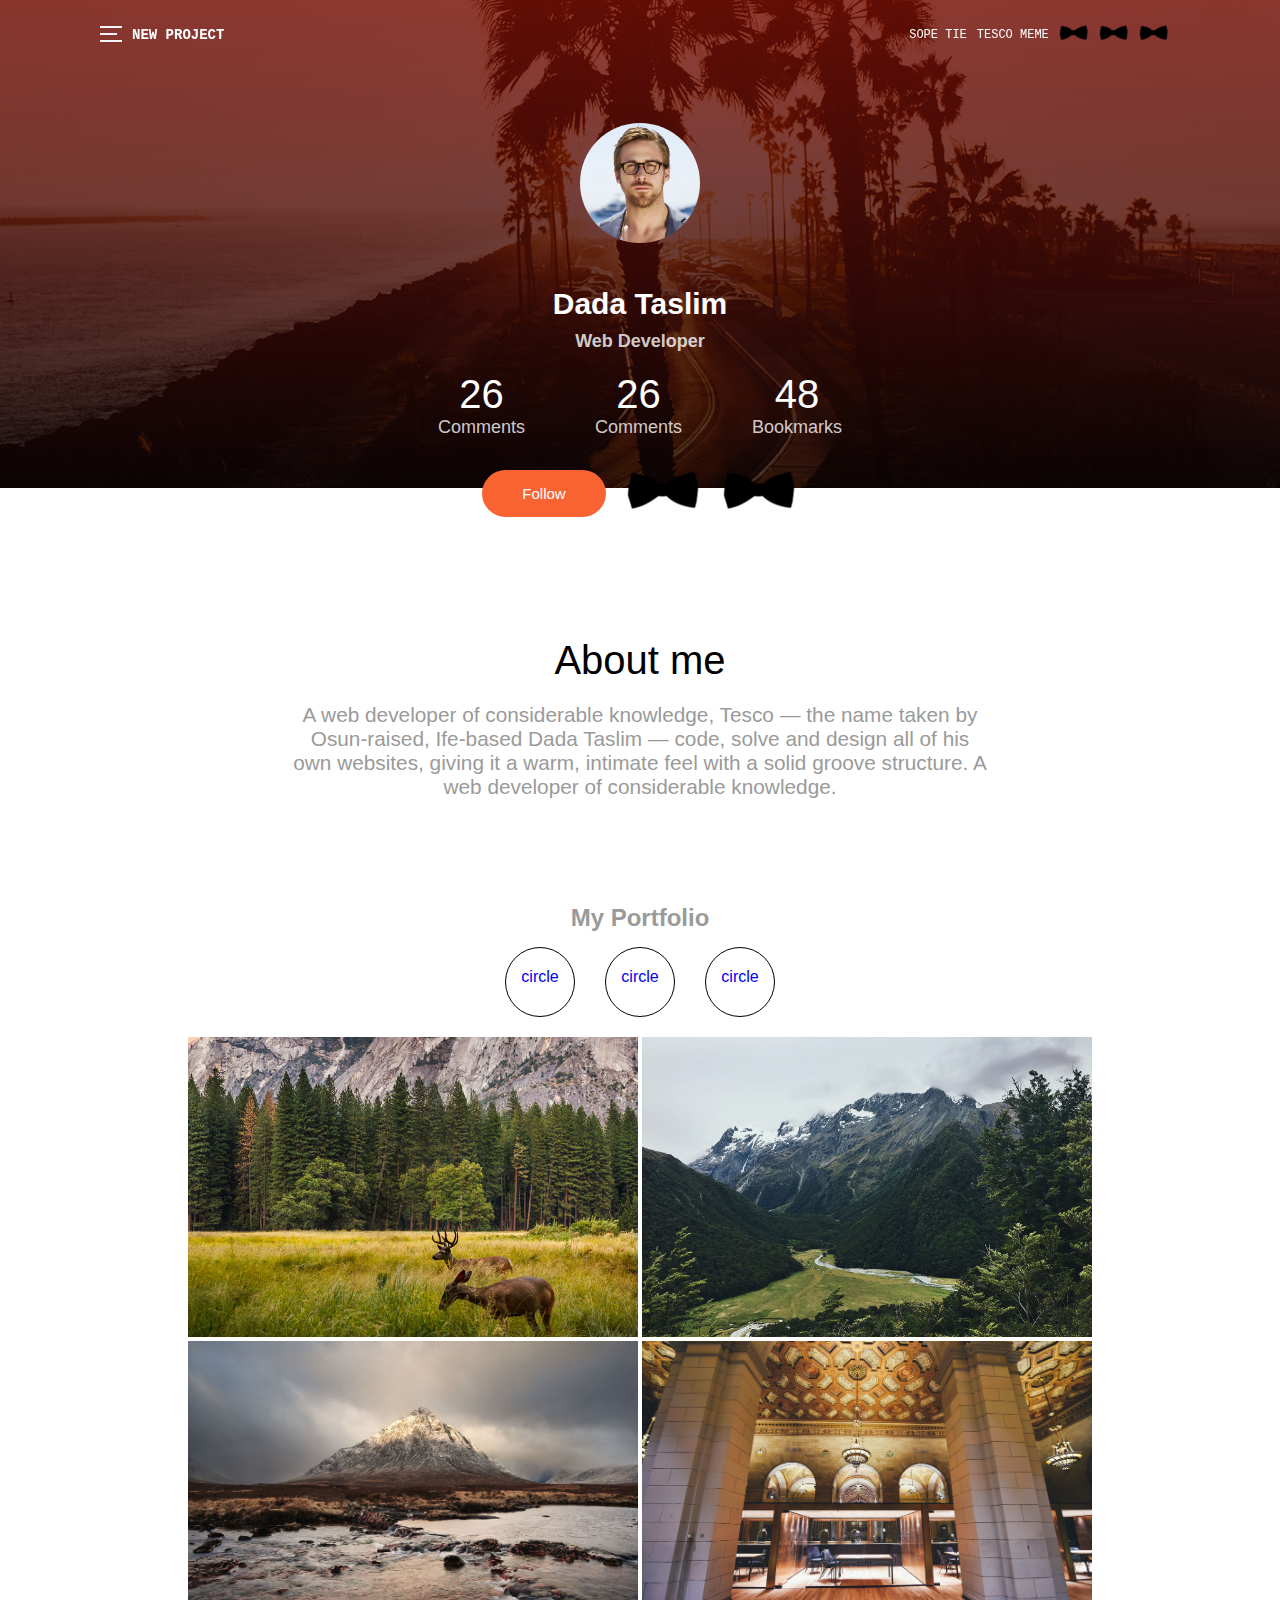
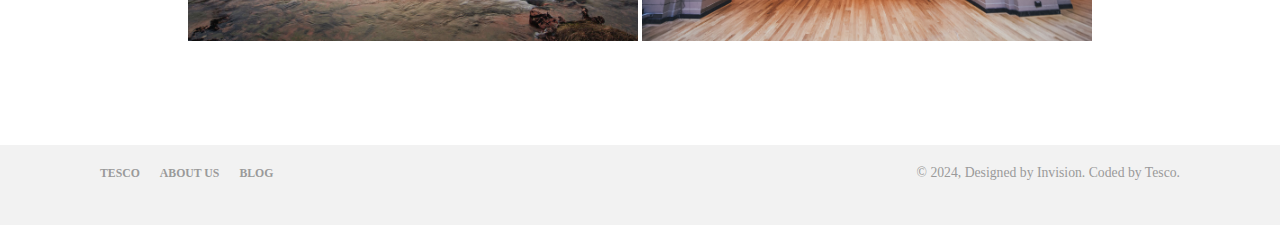
<file: index.html>
<!DOCTYPE html>
<html lang="en">

<head>
    <meta charset="UTF-8">
    <meta name="viewport" content="width=device-width, initial-scale=1.0">
    <title>Document</title>
    <link rel="stylesheet" href="/assets/css/general.css">
    <link rel="stylesheet" href="/assets/css/style.css">
</head>

<body>
    <nav>
        <div class="nav-bar navbar-expand-lg bg-primary fixed-top navbar-transparent" color-on-scroll="100">
            <div class="left-nav">
                <div class="dropdown-btn">
                    <a href="#" class="btn-link" onclick="dropDownBtn()">
                        <div class="border-top"></div>
                        <div class="border-middle"></div>
                        <div class="border-down"></div>
                    </a>
                    <div class="dropdown-content">
                        <div class="dropdown-content-inner">
                            <a href="#">dropdown header</a>
                            <a href="#">dropdown header</a>
                            <a href="#">dropdown header</a>

                        </div>
                        <!-- <ul>
                            <a class="dropdown-header">dropdown header</a>
                            <li><a href="#">Action</a></li>
                            <li><a href="#">Another action</a></li>
                            <li><a href="#">Something else</a></li>
                            <div class="dropdown-divider"><a href="#"></a></div>
                            <li><a href="#">Separated links</a></li>
                            <div class="dropdown-divider"><a href="#"></a></div>
                            <li><a href="#">One more separated links</a></li>
                        </ul> -->
                    </div>
                </div>
                <h3 title="new project"><a href="#">NEW PROJECT</a></h3>
            </div>
            <div class="right-nav">
                <ul>
                    <li><a href="#">SOPE TIE</a></li>
                    <li><a href="#">TESCO MEME</a></li>
                    <li><a href="#"><img src="/assets/images/apple-icon.png" alt=""></a></li>
                    <li><a href="#"><img src="/assets/images/apple-icon.png" alt=""></a></li>
                    <li><a href="#"><img src="/assets/images/apple-icon.png" alt=""></a></li>
                </ul>
            </div>
        </div>
    </nav>

    <header>
        <div class="header">
            <div class="header-page page-header-small" filter-color="orange">
                <div class="header-image">

                </div>
                <div class="container">
                    <div class="profile">
                        <img src="/assets/images/ryan.jpg" alt="">
                    </div>
                    <div class="profile-name">
                        <h3>Dada Taslim</h3>
                        <p>Web Developer</p>
                    </div>
                    <div class="profile-history">
                        <div>
                            <h3>26</h3>
                            <p>Comments</p>
                        </div>
                        <div>
                            <h3>26</h3>
                            <p>Comments</p>
                        </div>
                        <div>
                            <h3>48</h3>
                            <p>Bookmarks</p>
                        </div>
                    </div>
                </div>
            </div>


        </div>
        <div class="follow-btn">
            <button>Follow</button>
            <a href="#"><img src="/assets/images/apple-icon.png" alt=""></a>
            <a href="#"><img src="/assets/images/apple-icon.png" alt=""></a>
        </div>

        <div class="section">
            <div class="container">
                <h3 class="about">About me</h3>
                <h5>A web developer of considerable knowledge, Tesco — the name taken by Osun-raised, Ife-based Dada
                    Taslim — code, solve and design all of his own websites, giving it a warm, intimate feel with a
                    solid groove structure. A web developer of considerable knowledge.</h5>
                <h3 class="title">My Portfolio</h3>
                <div class="circle">
                    <ul>
                        <li><a href="#">circle</a></li>
                        <li><a href="#">circle</a></li>
                        <li><a href="#">circle</a></li>

                    </ul>
                </div>
                <div class="bg-image">
                    <img src="/assets/images/bg1.jpg" alt="">
                    <img src="/assets/images/bg3.jpg" alt="">
                    <img src="/assets/images/bg4.jpg" alt="">
                    <img src="/assets/images/bg6.jpg" alt="">
                </div>
            </div>
        </div>

    </header>

    <footer>
        <div class="footer">
            <div class="left-foot">
                <h4><a href="#">TESCO</a></h4>
                <h4><a href="#">ABOUT US</a></h4>
                <h4><a href="#">BLOG</a></h4>
            </div>
            <div class="right-foot">
                <p>© 2024, Designed by Invision. Coded by Tesco.</p>
            </div>

        </div>

    </footer>


    <script>

        let dropdownmenu = document.querySelector('.dropdown-content')
        function dropDownBtn() {
            dropdownmenu.classList.toggle('dropdown-content-height')
        }

        window.addEventListener('click', function(event) {
            if (!event.target.matches('.btn-link')) {
                dropdownmenu.classList.remove('dropdown-content-height')
            }
        })


        window.addEventListener('scroll', function () {
            let header = document.querySelector('.nav-bar');
            let scrollPosition = window.scrollY
            if (scrollPosition > 450) {
                header.style.backgroundColor = '#f96332';
            } else {
                header.style.backgroundColor = ''
            }
        })



    </script>
</body>

</html>
</file>
<file: assets/css/general.css>
:root {
    --blue: #007bff;
    --indigo: #6610f2;
    --purple: #6f42c1;
    --pink: #e83e8c;
    --red: #dc3545;
    --orange: #fd7e14;
    --yellow: #ffc107;
    --green: #28a745;
    --teal: #20c997;
    --cyan: #17a2b8;
    --white: #fff;
    --gray: #6c757d;
    --gray-dark: #343a40;
    --primary: #007bff;
    --secondary: #6c757d;
    --success: #28a745;
    --info: #17a2b8;
    --warning: #ffc107;
    --danger: #dc3545;
    --light: #f8f9fa;
    --dark: #343a40;
    --breakpoint-xs: 0;
    --breakpoint-sm: 576px;
    --breakpoint-md: 768px;
    --breakpoint-lg: 992px;
    --breakpoint-xl: 1200px;
    --font-family-sans-serif: -apple-system, BlinkMacSystemFont, "Segoe UI", Roboto, "Helvetica Neue", Arial, "Noto Sans", sans-serif, "Apple Color Emoji", "Segoe UI Emoji", "Segoe UI Symbol", "Noto Color Emoji";
    --font-family-monospace: SFMono-Regular, Menlo, Monaco, Consolas, "Liberation Mono", "Courier New", monospace;
}

li {
    list-style: none;

}

a {
    text-decoration: none;
}

*,
*::before,
*::after {
    box-sizing: border-box;
    padding: 0;
    margin: 0;
}
</file>
<file: assets/css/style.css>
.nav-bar.navbar-transparent {
    /* background-color: transparent !important; */
    /* box-shadow: none; */
    color: #FFFFFF;
}


.nav-bar {
    display: flex;
    justify-content: space-between;
    align-items: center;
    padding: 10px 100px;
    font-family: var(--font-family-monospace);
    /* box-shadow: 0px 0px 20px 0px rgba(0, 0, 0, 0.15); */
    position: relative;

}


.fixed-top {
    position: fixed;
    top: 0;
    right: 0;
    left: 0;
    z-index: 1;
}

.left-nav,
.right-nav ul {
    display: flex;
    justify-content: center;
    align-items: center;
    gap: 10px;
    line-height: 0.625rem;
}

.right-nav ul {
    padding: 0.5rem 0.7rem;
}


.left-nav h3 a,
.right-nav li a {
    color: white;
}

.right-nav li a {
    font-size: 12px;
}

.left-nav h3 a {
    font-size: 14px;
    font-weight: bold;

}

.right-nav a img {
    width: 30px;
    height: 30px;
}


.border-top {
    border: 1px solid whitesmoke;
    width: 22px;
    height: 1px;

}

.border-middle {
    border: 1px solid whitesmoke;
    width: 17px;
    height: 1px;
    margin-top: 5px;
}

.border-down {
    border: 1px solid whitesmoke;
    width: 22px;
    height: 1px;
    margin-top: 5px;

}

.dropdown-divider {
    border-top: 1px solid #e9ecef;
    /* height: 100%; */
    width: 100%;
    overflow: hidden;
    margin: 2px 0;
}

.dropdown-content ul .dropdown-header {
    color: rgba(182, 182, 182, 0.6);
    cursor: pointer;
}

.dropdown-content {
    position: relative;
}

.dropdown-content{
    position: absolute;
    max-width: 200px;
    width: 90%;
   /* max-height: 0; */
   opacity: 0;
   pointer-events: none;
    top: 80%;
    /* right: 5%; */
    box-shadow: 0 0 10px rgba(0,0,0,0.4);
    overflow: hidden;
    background-color: #fff;
    border-radius: 4px;
}
.dropdown-content-height{
    height: 300px;
    /* width: ; */
    opacity: 1;
    pointer-events: all;
}



/* .dropdown-content ul{
    position: absolute;
    background-color: white;
    margin-top: 20px;
    height: 350px;
    width: 200px;
    display: flex;
    justify-content: space-around;
    align-items: center;
    flex-direction: column;
    border-radius: 5px;
    opacity: 0;
    pointer-events: none;
    transition: all 0.4s ease;
    transform: translateY(-10px);
    box-shadow: 0 0 10px rgba(0, 0, 0, 0.4);
    line-height:20px;
} */


/* .dropdown-content li,
.dropdown-header {
    width: 100%;
    height: 100%;
    display: flex;
    align-items: center;
    font-size: 14px;
    padding-left: 20px;
    padding-bottom: 10px;
}

.dropdown-content li:hover {
    background-color: yellow;
}


.dropdown-content ul a {
    color: black;
}

.btn-link:focus+.dropdown-content ul {
    opacity: 1;
    pointer-events: all;
    transform: translateY(0);
} */




/*Header*/

.header {
    font-family: var(--font-family-sans-serif);
    position: relative;
    /* top: 0; */
    bottom: 70px;
    /* z-index: 1; */
}

.header-page .container {
    /* height: 100%; */
    z-index: 0;
    text-align: center;
    position: relative;
    margin-top: 70px;

    padding-top: 12vh;

}

.profile-history {
    display: flex;
    justify-content: center;
    align-items: center;
    gap: 70px;
    color: white;
    margin-top: 20px;
    padding-bottom: 50px;

}

.profile-history p {
    font-size: 18px;
    font-weight: 200;
    color: rgba(255, 255, 255, 0.8);

}

.profile-history h3 {
    font-weight: 400;
    font-size: 40px;
}

.profile img {
    height: 120px;
    max-width: 100%;
    border-radius: 100%;
    margin-top: 15px;
}

.profile-name h3 {
    font-size: 30px;
    font-weight: bold;
    color: white;
}

.profile-name {
    margin-top: 40px;
}

.profile-name p {
    font-size: 18px;
    font-weight: bold;
    margin-top: 10px;

    color: rgba(255, 255, 255, 0.8);
}

.follow-btn {
    display: flex;
    justify-content: center;
    align-items: center;
    gap: 20px;
    bottom: 105px;
    position: relative;
}

.follow-btn button {
    padding: 15px 40px;
    border: none;
    border-radius: 50px;
    background-color: #f96332;
    color: white;
    font-size: 15px;
    cursor: pointer;

}

.follow-btn button:hover {
    box-shadow: 0 3px 9px var(--white);
}

.header-image {
    background-image: url(/assets/images/bg5.jpg);
    height: 100%;
    width: 100%;
    background-size: cover;
    background-position: center;
    background-repeat: no-repeat;
    position: absolute;
    z-index: -1;
    top: 0;
    /* bottom: 90px; */
    /* overflow: hidden; */

}

.header-page {
    position: relative;

    /* background: linear-gradient(0deg, rgba(44, 44, 44, 0.5), rgba(224, 23, 3, 0.6)); */

    /* filter: contrast(); */
}

.header-image::before {
    position: absolute;
    z-index: 0;
    width: 100%;
    height: 100%;
    display: block;
    left: 0;
    top: 0;
    /* bottom: 90px; */
    content: "";
    background-color: rgba(0, 0, 0, 0.5);
    /* background: linear-gradient(310deg, rgba(0, 0, 0, 0.5), rgba(224, 23, 3, 0.6)); */
    /* overflow: hidden; */
}



.header-page[filter-color="orange"] {
    background: linear-gradient(0deg, rgba(17, 0, 0, 0.5), rgba(160, 18, 5, 0.6));
    position: relative;

}


.section .container {
    text-align: center;
    font-family: var(--font-family-sans-serif);
}

.section .container .about {
    font-size: 40px;
    font-weight: 500;
}

.section .container .title {
    font-weight: 700;
    padding-top: 30px;
    font-size: 1.5em;
    margin-bottom: 15px;
    color: #9A9A9A;
}

.section .container h5 {
    max-width: 700px;
    margin: 20px auto 75px;
    font-size: 1.3em;
    color: #9A9A9A;
    font-weight: 300;

}

.circle ul {
    display: flex;
    gap: 30px;
    justify-content: center;
    align-items: center;

}

.circle ul li {
    border: 1px solid;
    border-radius: 100%;
    height: 70px;
    width: 70px;
    cursor: pointer;
    padding: 20px 0;
}

.bg-image {
    display: block;
    margin-top: 20px;
    margin-bottom: 100px;
}

.bg-image img {
    width: 450px;
    height: 300px;
}

.footer {
    display: flex;
    justify-content: space-between;
    width: 100%;
    height: 80px;
    padding: 20px 100px;
    background: #f2f2f2;
    color: #9A9A9A;
    font-size: 0.8571em;
}

.footer h4 a {
    color: #9A9A9A;
    font-size: 0.8571em;/
}

.left-foot {

    display: flex;
    text-align: left;
    gap: 20px;
}

.right-foot {
    text-align: right;
}
</file>
